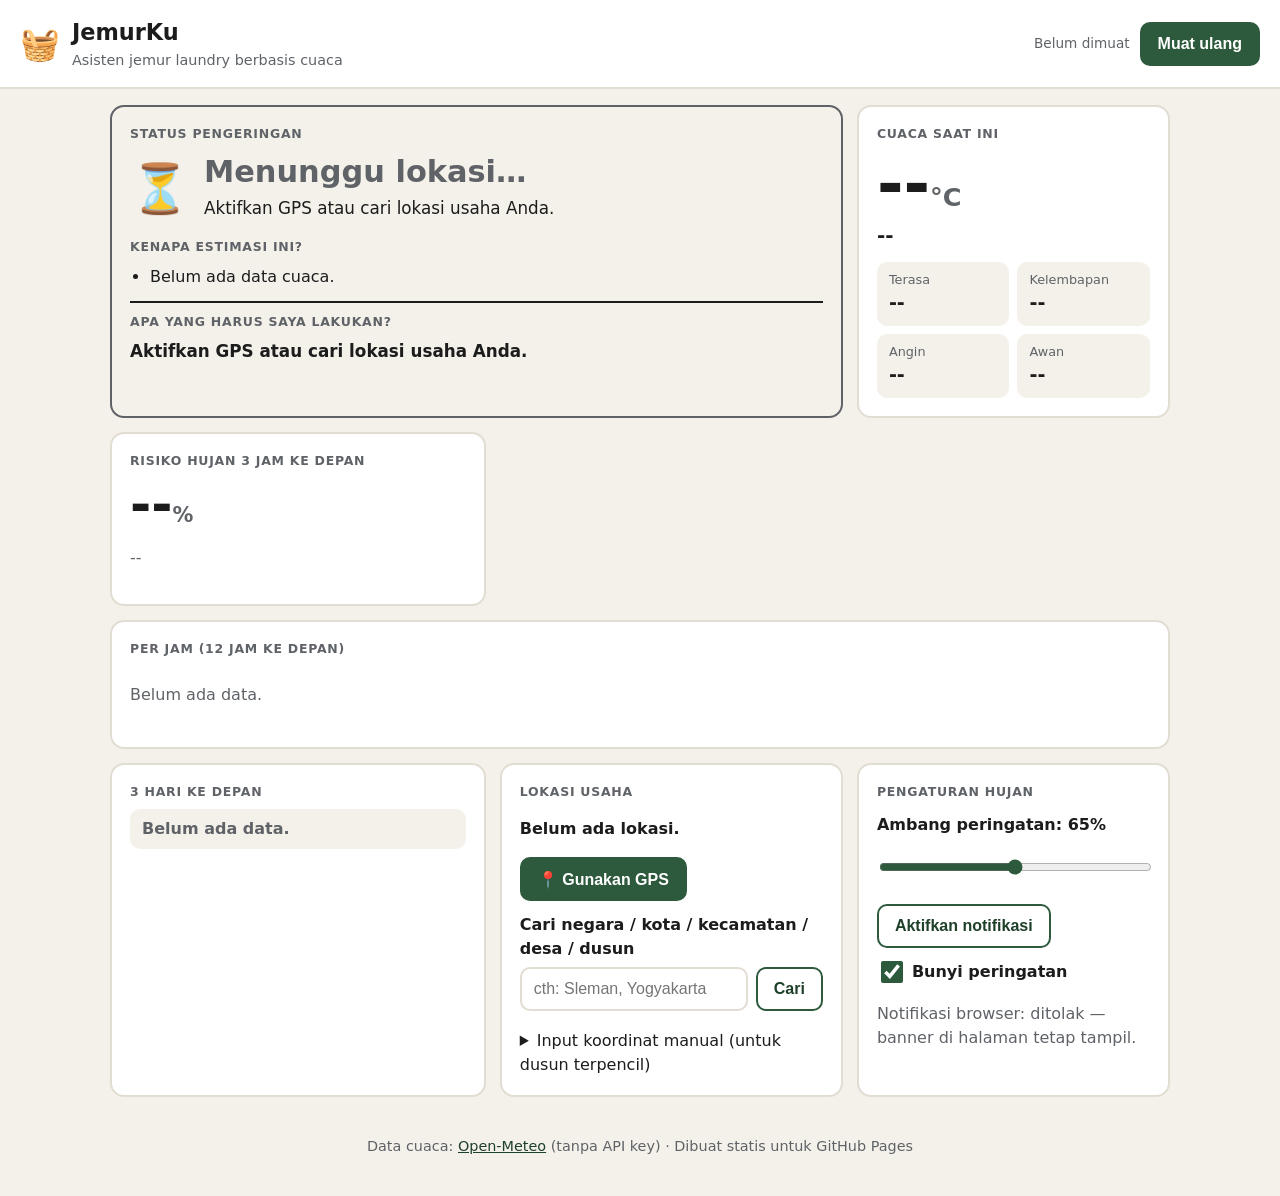
<file: index.html>
<!DOCTYPE html>
<html lang="id">
<head>
  <meta charset="UTF-8">
  <meta name="viewport" content="width=device-width, initial-scale=1.0">
  <meta name="description" content="Web laundry dengan prakiraan cuaca Open-Meteo: estimasi pengeringan dan peringatan hujan.">
  <title>JemurKu — Laundry + Cuaca</title>
  <link rel="stylesheet" href="assets/css/style.css">
</head>
<body>
  <header class="topbar">
    <div class="brand">
      <span class="brand-icon" aria-hidden="true">🧺</span>
      <div>
        <h1>JemurKu</h1>
        <p>Asisten jemur laundry berbasis cuaca</p>
      </div>
    </div>
    <div class="topbar-actions">
      <span id="staleBadge" class="stale-badge" hidden>Data terakhir</span>
      <span id="updateTime" class="update-time">Belum dimuat</span>
      <button id="btnRefresh" class="btn btn-primary" type="button">Muat ulang</button>
    </div>
  </header>

  <div id="rainBanner" class="rain-banner" hidden role="alert">
    <span aria-hidden="true">🌧️</span>
    <strong>Peringatan hujan!</strong>
    <span id="rainBannerText">Peluang hujan tinggi dalam 3 jam ke depan.</span>
  </div>

  <div id="appMessage" class="app-message" hidden></div>

  <main class="bento">
    <!-- 1. Status pengeringan hero -->
    <section class="card hero" id="statusCard" data-status="unknown" aria-live="polite">
      <p class="card-label">Status pengeringan</p>
      <div class="hero-main">
        <span id="statusIcon" class="hero-icon" aria-hidden="true">⏳</span>
        <div>
          <h2 id="statusTitle">Menunggu lokasi…</h2>
          <p id="statusDesc" class="hero-desc">Aktifkan GPS atau cari lokasi usaha Anda.</p>
        </div>
      </div>
      <div class="hero-reasons">
        <p class="card-label">Kenapa estimasi ini?</p>
        <ul id="reasonList">
          <li>Belum ada data cuaca.</li>
        </ul>
      </div>
      <div class="hero-action">
        <p class="card-label">Apa yang harus saya lakukan?</p>
        <p id="actionText" class="hero-desc">Aktifkan GPS atau cari lokasi usaha Anda.</p>
      </div>
    </section>

    <!-- 2. Cuaca saat ini -->
    <section class="card" aria-label="Cuaca saat ini">
      <p class="card-label">Cuaca saat ini</p>
      <div class="current-temp">
        <span id="curTemp">--</span><span class="unit">°C</span>
      </div>
      <p id="curCondition" class="current-condition">--</p>
      <dl class="stats">
        <div><dt>Terasa</dt><dd id="curFeels">--</dd></div>
        <div><dt>Kelembapan</dt><dd id="curHumidity">--</dd></div>
        <div><dt>Angin</dt><dd id="curWind">--</dd></div>
        <div><dt>Awan</dt><dd id="curCloud">--</dd></div>
      </dl>
    </section>

    <!-- 3. Risiko hujan -->
    <section class="card" aria-label="Risiko hujan">
      <p class="card-label">Risiko hujan 3 jam ke depan</p>
      <div class="risk-number"><span id="riskMax">--</span><span class="unit">%</span></div>
      <p id="riskText" class="muted">--</p>
      <ul id="riskHours" class="risk-hours"></ul>
    </section>

    <!-- 4. Per-jam -->
    <section class="card wide" aria-label="Prakiraan per jam">
      <p class="card-label">Per jam (12 jam ke depan)</p>
      <div id="hourlyStrip" class="hourly-strip">
        <p class="muted">Belum ada data.</p>
      </div>
    </section>

    <!-- 5. Harian -->
    <section class="card" aria-label="Prakiraan 3 hari">
      <p class="card-label">3 hari ke depan</p>
      <ul id="dailyList" class="daily-list">
        <li class="muted">Belum ada data.</li>
      </ul>
    </section>

    <!-- 6. Lokasi -->
    <section class="card" aria-label="Lokasi">
      <p class="card-label">Lokasi usaha</p>
      <p id="locationLabel" class="location-label">Belum ada lokasi.</p>
      <button id="btnGps" class="btn btn-primary" type="button">📍 Gunakan GPS</button>
      <label class="field-label" for="searchInput">Cari negara / kota / kecamatan / desa / dusun</label>
      <div class="search-row">
        <input id="searchInput" type="search" placeholder="cth: Sleman, Yogyakarta" autocomplete="off">
        <button id="btnSearch" class="btn" type="button">Cari</button>
      </div>
      <ul id="searchResults" class="search-results"></ul>
      <details class="manual-coord">
        <summary>Input koordinat manual (untuk dusun terpencil)</summary>
        <div class="coord-row">
          <label>Lat <input id="latInput" type="number" step="0.0001" min="-90" max="90" placeholder="-7.68"></label>
          <label>Lon <input id="lonInput" type="number" step="0.0001" min="-180" max="180" placeholder="110.37"></label>
          <button id="btnCoord" class="btn" type="button">Pakai</button>
        </div>
      </details>
    </section>

    <!-- 7. Pengaturan -->
    <section class="card" aria-label="Pengaturan notifikasi">
      <p class="card-label">Pengaturan hujan</p>
      <label class="field-label" for="thresholdRange">
        Ambang peringatan: <strong><span id="thresholdValue">65</span>%</strong>
      </label>
      <input id="thresholdRange" type="range" min="60" max="70" step="1" value="65">
      <div class="setting-row">
        <button id="btnNotify" class="btn" type="button">Aktifkan notifikasi</button>
        <label class="toggle"><input id="soundToggle" type="checkbox" checked> Bunyi peringatan</label>
      </div>
      <p id="notifyState" class="muted">Notifikasi browser: belum diminta.</p>
    </section>
  </main>

  <footer class="footer">
    <p>Data cuaca: <a href="https://open-meteo.com/" rel="noopener">Open-Meteo</a> (tanpa API key) · Dibuat statis untuk GitHub Pages</p>
  </footer>

  <script src="assets/js/location.js"></script>
  <script src="assets/js/weather.js"></script>
  <script src="assets/js/drying.js"></script>
  <script src="assets/js/notify.js"></script>
  <script src="assets/js/app.js"></script>
</body>
</html>
</file>
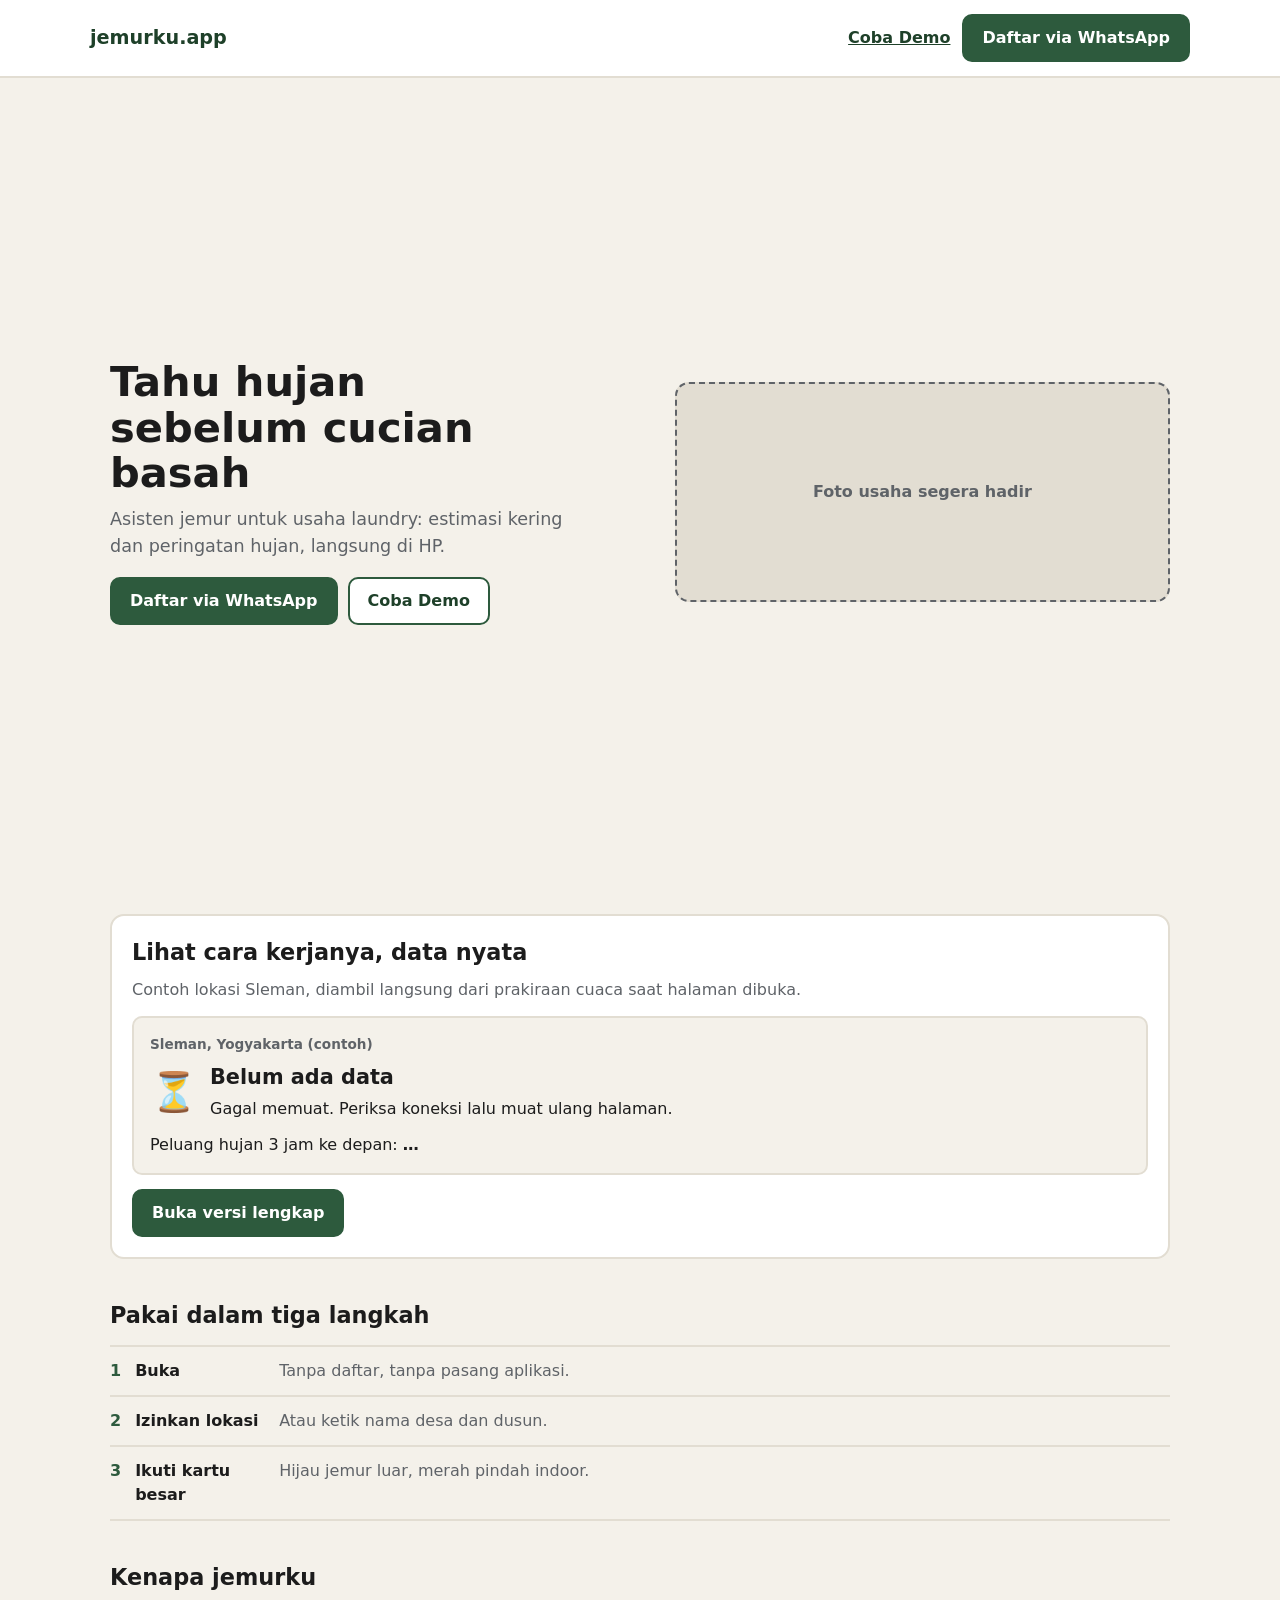
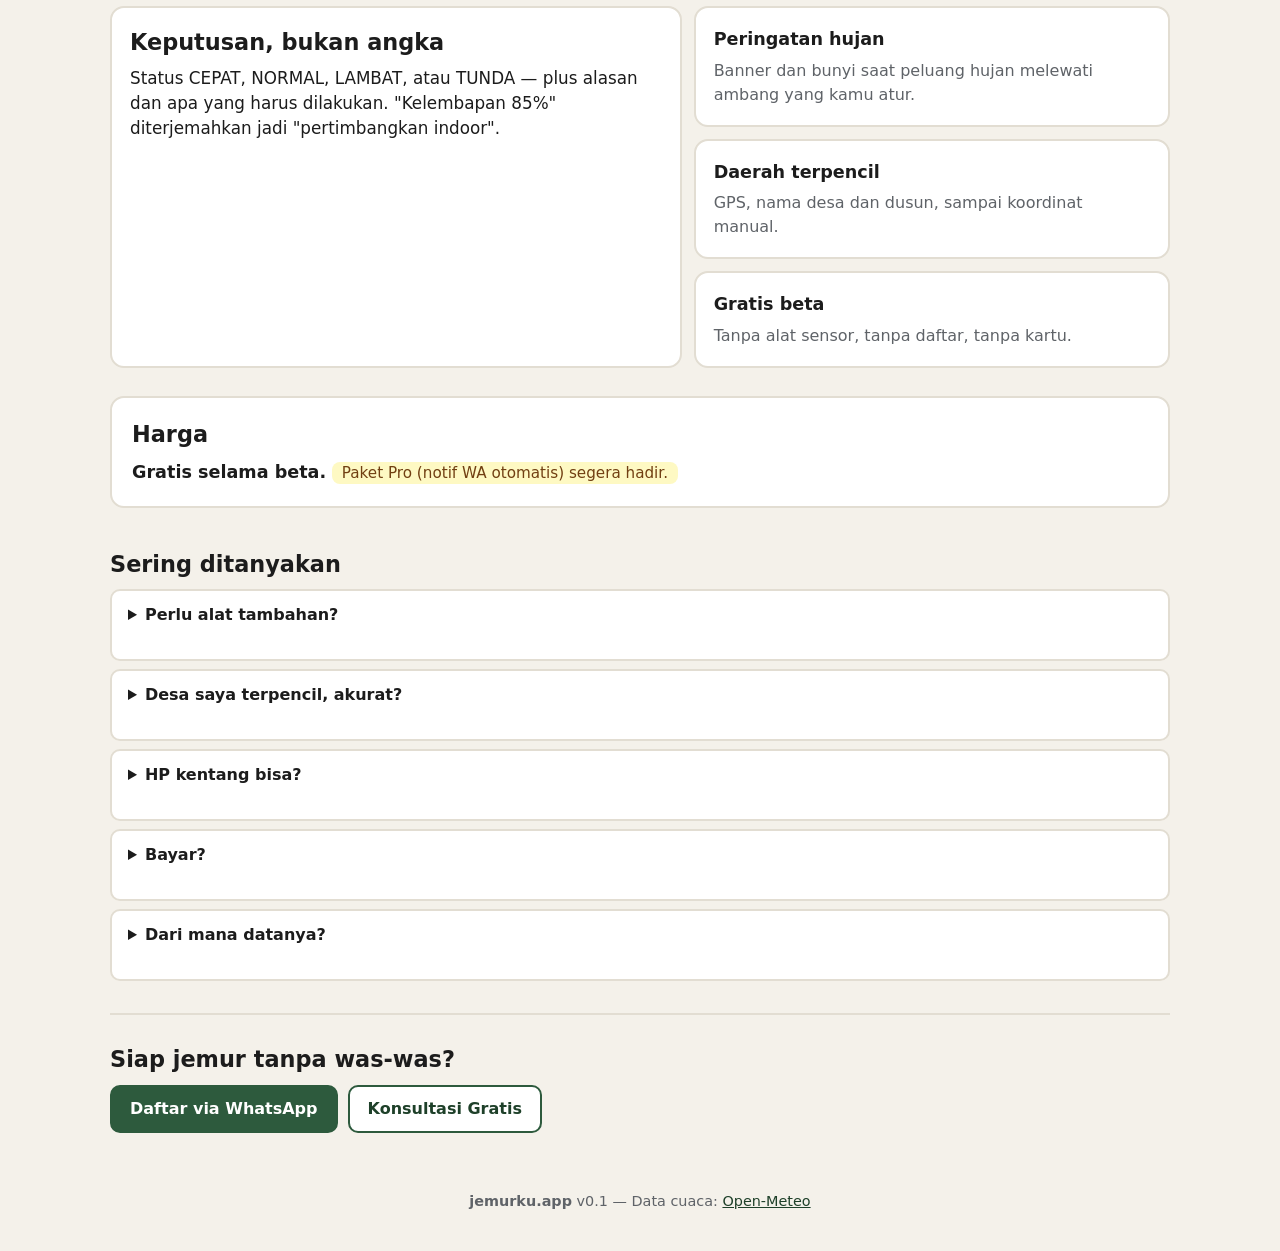
<file: landing/index.html>
<!DOCTYPE html>
<html lang="id">
<head>
  <meta charset="UTF-8">
  <meta name="viewport" content="width=device-width, initial-scale=1.0">
  <meta name="description" content="jemurku.app — Tahu hujan sebelum cucian basah. Asisten jemur untuk usaha laundry, gratis selama beta.">
  <meta property="og:title" content="jemurku.app — Tahu hujan sebelum cucian basah">
  <meta property="og:description" content="Estimasi pengeringan + peringatan hujan untuk usaha laundry. Tanpa alat, tanpa daftar.">
  <meta property="og:type" content="website">
  <title>jemurku.app — Tahu hujan sebelum cucian basah</title>
  <link rel="stylesheet" href="assets/css/style.css">
</head>
<body>
  <!-- 1. Nav ramping -->
  <header class="nav">
    <a class="logo" href="#">jemurku.app</a>
    <nav class="nav-links">
      <a href="#demo">Coba Demo</a>
      <a class="btn btn-primary" href="https://wa.me/6285158551178?text=Halo%20jemurku.app%2C%20saya%20mau%20DAFTAR%20beta%20gratis.%20Nama%20usaha%3A%20">Daftar via WhatsApp</a>
    </nav>
  </header>

  <main>
    <!-- 2. Hero split-screen -->
    <section class="hero">
      <div class="hero-copy">
        <h1>Tahu hujan sebelum cucian basah</h1>
        <p class="sub">Asisten jemur untuk usaha laundry: estimasi kering dan peringatan hujan, langsung di HP.</p>
        <div class="hero-cta">
          <a class="btn btn-primary" href="https://wa.me/6285158551178?text=Halo%20jemurku.app%2C%20saya%20mau%20DAFTAR%20beta%20gratis.%20Nama%20usaha%3A%20">Daftar via WhatsApp</a>
          <a class="btn" href="#demo">Coba Demo</a>
        </div>
      </div>
      <div class="hero-visual">
        <!-- TODO: ganti dengan foto usaha nyata (jemuran/HP di lapangan) -->
        <div class="photo-slot" role="img" aria-label="Slot foto usaha — segera diisi foto jemuran nyata">Foto usaha segera hadir</div>
      </div>
    </section>

    <!-- 3. Demo live -->
    <section id="demo" class="demo">
      <h2>Lihat cara kerjanya, data nyata</h2>
      <p>Contoh lokasi Sleman, diambil langsung dari prakiraan cuaca saat halaman dibuka.</p>
      <div class="demo-card" id="demoCard" data-status="unknown" aria-live="polite">
        <p class="demo-place">Sleman, Yogyakarta (contoh)</p>
        <div class="demo-main">
          <span id="demoIcon" aria-hidden="true">⏳</span>
          <div>
            <strong id="demoStatus">Memuat cuaca…</strong>
            <p id="demoDetail">Menghubungi prakiraan cuaca.</p>
          </div>
        </div>
        <p class="demo-risk">Peluang hujan 3 jam ke depan: <strong id="demoRisk">…</strong></p>
      </div>
      <a class="btn btn-primary" href="../index.html">Buka versi lengkap</a>
    </section>

    <!-- 4. Cara kerja (strip 3 langkah) -->
    <section class="steps">
      <h2>Pakai dalam tiga langkah</h2>
      <ol>
        <li><strong>Buka</strong><span>Tanpa daftar, tanpa pasang aplikasi.</span></li>
        <li><strong>Izinkan lokasi</strong><span>Atau ketik nama desa dan dusun.</span></li>
        <li><strong>Ikuti kartu besar</strong><span>Hijau jemur luar, merah pindah indoor.</span></li>
      </ol>
    </section>

    <!-- 5. Fitur 2+2 asimetris -->
    <section class="features">
      <h2>Kenapa jemurku</h2>
      <div class="feature-grid">
        <article class="feature-big">
          <h3>Keputusan, bukan angka</h3>
          <p>Status CEPAT, NORMAL, LAMBAT, atau TUNDA — plus alasan dan apa yang harus dilakukan. "Kelembapan 85%" diterjemahkan jadi "pertimbangkan indoor".</p>
        </article>
        <article>
          <h3>Peringatan hujan</h3>
          <p>Banner dan bunyi saat peluang hujan melewati ambang yang kamu atur.</p>
        </article>
        <article>
          <h3>Daerah terpencil</h3>
          <p>GPS, nama desa dan dusun, sampai koordinat manual.</p>
        </article>
        <article>
          <h3>Gratis beta</h3>
          <p>Tanpa alat sensor, tanpa daftar, tanpa kartu.</p>
        </article>
      </div>
    </section>

    <!-- 6. Harga teaser -->
    <section class="pricing">
      <h2>Harga</h2>
      <p><strong>Gratis selama beta.</strong> <span class="badge">Paket Pro (notif WA otomatis) segera hadir.</span></p>
    </section>

    <!-- 7. FAQ akordeon -->
    <section class="faq">
      <h2>Sering ditanyakan</h2>
      <details>
        <summary>Perlu alat tambahan?</summary>
        <p>Tidak. Cukup HP yang bisa buka browser.</p>
      </details>
      <details>
        <summary>Desa saya terpencil, akurat?</summary>
        <p>Prakiraan dihitung per koordinat, bukan per kota. Cari nama desa dan dusun, atau masukkan koordinat manual.</p>
      </details>
      <details>
        <summary>HP kentang bisa?</summary>
        <p>Bisa. Halaman ringan, tanpa login, tanpa aplikasi.</p>
      </details>
      <details>
        <summary>Bayar?</summary>
        <p>Gratis selama beta. Fitur berbayar (seperti notif WA otomatis) menyusul sebagai Paket Pro.</p>
      </details>
      <details>
        <summary>Dari mana datanya?</summary>
        <p>Prakiraan cuaca Open-Meteo, sumber terbuka tanpa API key.</p>
      </details>
    </section>

    <!-- 8. CTA final -->
    <section class="final-cta">
      <h2>Siap jemur tanpa was-was?</h2>
      <div class="hero-cta">
        <a class="btn btn-primary" href="https://wa.me/6285158551178?text=Halo%20jemurku.app%2C%20saya%20mau%20DAFTAR%20beta%20gratis.%20Nama%20usaha%3A%20">Daftar via WhatsApp</a>
        <a class="btn" href="https://wa.me/6285158551178?text=Halo%20jemurku.app%2C%20saya%20mau%20KONSULTASI%20dulu.%20Pertanyaan%20saya%3A%20">Konsultasi Gratis</a>
      </div>
    </section>
  </main>

  <!-- 9. Footer ringkas -->
  <footer class="footer">
    <p><strong>jemurku.app</strong> v0.1 — Data cuaca: <a href="https://open-meteo.com/" rel="noopener">Open-Meteo</a></p>
  </footer>

  <script src="assets/js/demo.js"></script>
</body>
</html>
</file>
<file: assets/css/style.css>
/* JemurKu — solid colors only, tanpa gradient neon. */
:root {
  --bg: #f4f1ea;
  --card: #ffffff;
  --text: #1c1c1c;
  --muted: #5f6368;
  --border: #e2ddd2;
  --accent: #2d5a3d;
  --accent-dark: #1e4029;
  --green-bg: #dcfce7;
  --green-text: #14532d;
  --yellow-bg: #fef9c3;
  --yellow-text: #713f12;
  --orange-bg: #ffedd5;
  --orange-text: #7c2d12;
  --red-bg: #fee2e2;
  --red-text: #7f1d1d;
  --radius: 14px;
}

* { box-sizing: border-box; }

body {
  margin: 0;
  font-family: system-ui, -apple-system, "Segoe UI", Roboto, sans-serif;
  background: var(--bg);
  color: var(--text);
  line-height: 1.5;
  overflow-x: hidden;
}

img { max-width: 100%; }

.topbar {
  display: flex;
  flex-wrap: wrap;
  gap: 12px;
  align-items: center;
  justify-content: space-between;
  padding: 16px 20px;
  background: var(--card);
  border-bottom: 2px solid var(--border);
}

.brand { display: flex; gap: 12px; align-items: center; }
.brand-icon { font-size: 2rem; }
.brand h1 { margin: 0; font-size: 1.4rem; }
.brand p { margin: 0; color: var(--muted); font-size: 0.9rem; }

.topbar-actions { display: flex; gap: 10px; align-items: center; flex-wrap: wrap; }
.update-time { color: var(--muted); font-size: 0.85rem; }
.stale-badge {
  font-size: 0.8rem; font-weight: 800;
  background: var(--yellow-bg); color: var(--yellow-text);
  border: 2px solid var(--yellow-text); border-radius: 8px;
  padding: 2px 10px;
}

.btn {
  min-height: 44px;
  padding: 10px 16px;
  border-radius: 10px;
  border: 2px solid var(--accent);
  background: var(--card);
  color: var(--accent-dark);
  font-weight: 700;
  cursor: pointer;
  font-size: 1rem;
}
.btn:hover { background: #eef4ee; }
.btn-primary { background: var(--accent); color: #fff; }
.btn-primary:hover { background: var(--accent-dark); }
.btn:disabled { opacity: 0.55; cursor: not-allowed; }
.btn:focus-visible, a:focus-visible, button:focus-visible, input:focus-visible, summary:focus-visible {
  outline: 3px solid var(--accent-dark);
  outline-offset: 2px;
}

.rain-banner {
  margin: 12px 20px 0;
  padding: 14px 16px;
  border-radius: var(--radius);
  background: var(--red-bg);
  color: var(--red-text);
  border: 2px solid var(--red-text);
  font-size: 1.05rem;
}

.app-message {
  margin: 12px 20px 0;
  padding: 12px 16px;
  border-radius: var(--radius);
  background: var(--yellow-bg);
  color: var(--yellow-text);
  border: 2px solid var(--yellow-text);
}

.bento {
  display: grid;
  gap: 14px;
  padding: 16px 20px 24px;
  grid-template-columns: 1fr;
  max-width: 1100px;
  margin: 0 auto;
}

@media (min-width: 720px) {
  .bento { grid-template-columns: 1fr 1fr; }
  .card.hero, .card.wide { grid-column: 1 / -1; }
}

@media (min-width: 1024px) {
  .bento { grid-template-columns: 1.2fr 1fr 1fr; }
  .card.hero { grid-column: 1 / 3; }
  .card.wide { grid-column: 1 / -1; }
}

/* B1 hero-first: hero selalu paling atas di mobile */
.card.hero { order: -1; }

.card {
  background: var(--card);
  border: 2px solid var(--border);
  border-radius: var(--radius);
  padding: 18px;
}

.card-label {
  margin: 0 0 8px;
  text-transform: uppercase;
  letter-spacing: 0.06em;
  font-size: 0.78rem;
  font-weight: 800;
  color: var(--muted);
}

.muted { color: var(--muted); }

/* Hero status — warna kontras solid */
.hero-main { display: flex; gap: 14px; align-items: center; }
.hero-icon { font-size: 3rem; }
.hero h2 { margin: 0; font-size: 1.9rem; line-height: 1.15; }
.hero-desc { margin: 6px 0 0; font-size: 1.05rem; }

.card.hero[data-status="cepat"] { background: var(--green-bg); border-color: var(--green-text); }
.card.hero[data-status="cepat"] h2 { color: var(--green-text); }
.card.hero[data-status="normal"] { background: var(--yellow-bg); border-color: var(--yellow-text); }
.card.hero[data-status="normal"] h2 { color: var(--yellow-text); }
.card.hero[data-status="lambat"] { background: var(--orange-bg); border-color: var(--orange-text); }
.card.hero[data-status="lambat"] h2 { color: var(--orange-text); }
.card.hero[data-status="tunda"] { background: var(--red-bg); border-color: var(--red-text); }
.card.hero[data-status="tunda"] h2 { color: var(--red-text); }
.card.hero[data-status="unknown"] { background: var(--bg); border-color: var(--muted); }
.card.hero[data-status="unknown"] h2 { color: var(--muted); }

.hero-reasons { margin-top: 14px; }
.hero-reasons ul { margin: 0; padding-left: 20px; }
.hero-action { margin-top: 12px; border-top: 2px solid currentColor; padding-top: 10px; }
.hero-action .hero-desc { font-weight: 700; }

/* Cuaca kini — angka raksasa */
.current-temp { font-size: 4rem; font-weight: 800; line-height: 1; }
.current-temp .unit { font-size: 1.6rem; font-weight: 600; color: var(--muted); }
.current-condition { font-size: 1.25rem; font-weight: 700; margin: 4px 0 12px; }

.stats { display: grid; grid-template-columns: 1fr 1fr; gap: 8px; margin: 0; }
.stats div { background: var(--bg); border-radius: 10px; padding: 8px 12px; }
.stats dt { font-size: 0.8rem; color: var(--muted); }
.stats dd { margin: 0; font-size: 1.2rem; font-weight: 800; }

/* Risiko */
.risk-number { font-size: 2.6rem; font-weight: 800; line-height: 1; }
@media (min-width: 720px) {
  .risk-number { font-size: 3.2rem; }
}
.risk-number .unit { font-size: 1.3rem; color: var(--muted); }
.risk-hours { list-style: none; margin: 10px 0 0; padding: 0; display: flex; gap: 8px; }
.risk-hours li { background: var(--bg); border-radius: 8px; padding: 6px 10px; font-weight: 700; }

/* Per jam */
.hourly-strip { display: flex; gap: 10px; overflow-x: auto; padding-bottom: 6px; scroll-snap-type: x mandatory; }
.hour-block { min-width: 86px; background: var(--bg); border-radius: 10px; padding: 8px 10px; text-align: center; scroll-snap-align: start; }
.hour-block strong { display: block; font-size: 1.1rem; }
.hour-block .prob { color: var(--accent-dark); font-weight: 800; }

/* Harian */
.daily-list { list-style: none; margin: 0; padding: 0; display: grid; gap: 8px; }
.daily-list li { display: flex; justify-content: space-between; background: var(--bg); border-radius: 10px; padding: 8px 12px; font-weight: 600; }

/* Lokasi */
.location-label { font-weight: 700; }
.field-label { display: block; margin: 12px 0 6px; font-weight: 600; }
.search-row { display: flex; gap: 8px; }
.search-row input { flex: 1; min-height: 44px; border-radius: 10px; border: 2px solid var(--border); padding: 8px 12px; font-size: 1rem; }
.search-results { list-style: none; margin: 8px 0 0; padding: 0; display: grid; gap: 6px; }
.search-results button { width: 100%; text-align: left; min-height: 44px; border-radius: 10px; border: 2px solid var(--border); background: var(--bg); padding: 8px 12px; cursor: pointer; font-size: 0.95rem; }
.search-results button:hover { border-color: var(--accent); }
.manual-coord { margin-top: 10px; }
.coord-row { display: flex; flex-wrap: wrap; gap: 8px; align-items: end; margin-top: 8px; }
.coord-row input { width: 110px; min-height: 44px; border-radius: 10px; border: 2px solid var(--border); padding: 8px; font-size: 1rem; }

/* Pengaturan */
#thresholdRange { width: 100%; min-height: 44px; accent-color: var(--accent); }
.setting-row { display: flex; flex-wrap: wrap; gap: 10px; align-items: center; margin-top: 8px; }
.toggle { display: flex; gap: 6px; align-items: center; font-weight: 600; }
.toggle input { width: 22px; height: 22px; accent-color: var(--accent); }

.footer { text-align: center; color: var(--muted); padding: 0 20px 24px; font-size: 0.9rem; }
.footer a { color: var(--accent-dark); }
</file>
<file: landing/assets/css/style.css>
/* jemurku.app landing — mewarisi token brand, solid colors, tanpa gradient. */
:root {
  --bg: #f4f1ea;
  --card: #ffffff;
  --text: #1c1c1c;
  --muted: #5f6368;
  --border: #e2ddd2;
  --accent: #2d5a3d;
  --accent-dark: #1e4029;
  --green-bg: #dcfce7;
  --green-text: #14532d;
  --yellow-bg: #fef9c3;
  --yellow-text: #713f12;
  --orange-bg: #ffedd5;
  --orange-text: #7c2d12;
  --red-bg: #fee2e2;
  --red-text: #7f1d1d;
  --radius: 14px;
}

* { box-sizing: border-box; }

body {
  margin: 0;
  font-family: system-ui, -apple-system, "Segoe UI", Roboto, sans-serif;
  background: var(--bg);
  color: var(--text);
  line-height: 1.5;
  overflow-x: hidden;
}

img { max-width: 100%; }

/* 1. Nav ramping, satu baris */
.nav {
  display: flex;
  align-items: center;
  justify-content: space-between;
  flex-wrap: wrap;
  gap: 12px;
  padding: 14px max(20px, calc((100% - 1100px) / 2));
  background: var(--card);
  border-bottom: 2px solid var(--border);
}
.logo { font-weight: 800; font-size: 1.2rem; color: var(--accent-dark); text-decoration: none; }
.nav-links { display: flex; gap: 12px; align-items: center; }
.nav-links a:first-child { color: var(--accent-dark); font-weight: 600; }

.btn {
  display: inline-block;
  min-height: 44px;
  line-height: 44px;
  padding: 0 18px;
  border-radius: 10px;
  border: 2px solid var(--accent);
  background: var(--card);
  color: var(--accent-dark);
  font-weight: 700;
  font-size: 1rem;
  text-decoration: none;
  white-space: nowrap;
  cursor: pointer;
}
.btn-primary { background: var(--accent); color: #fff; }
.btn-primary:hover { background: var(--accent-dark); }
.btn:focus-visible, a:focus-visible, button:focus-visible, summary:focus-visible {
  outline: 3px solid var(--accent-dark);
  outline-offset: 2px;
}

@media (max-width: 560px) {
  .nav-links a:first-child { display: none; }
  .nav-links { flex: 1 1 100%; }
  .nav-links .btn { flex: 1 1 100%; text-align: center; white-space: normal; line-height: 1.4; padding: 10px 18px; }
}

main { max-width: 1100px; margin: 0 auto; padding: 0 20px 32px; }
h2 { font-size: 1.4rem; margin: 0 0 8px; }

/* 2. Hero split, muat 1 viewport */
.hero {
  display: grid;
  gap: 20px;
  grid-template-columns: 1fr;
  align-items: center;
  padding: 20px 0;
}
@media (min-width: 760px) {
  .hero { grid-template-columns: 1.1fr 1fr; min-height: calc(100dvh - 72px); padding: 24px 0; }
}
.hero h1 { font-size: clamp(1.9rem, 5vw + 1rem, 2.6rem); line-height: 1.1; margin: 0 0 10px; max-width: 16ch; }
.hero .sub { font-size: 1.1rem; color: var(--muted); margin: 0 0 18px; max-width: 42ch; }
.hero-cta { display: flex; flex-wrap: wrap; gap: 10px; }
.hero-cta .btn { white-space: normal; line-height: 1.4; padding: 10px 18px; }
@media (min-width: 561px) {
  .hero-cta .btn { line-height: 44px; padding: 0 18px; }
}
.photo-slot {
  background: var(--border);
  border: 2px dashed var(--muted);
  border-radius: var(--radius);
  min-height: 220px;
  display: flex;
  align-items: center;
  justify-content: center;
  color: var(--muted);
  font-weight: 600;
}

/* 3. Demo live */
.demo { background: var(--card); border: 2px solid var(--border); border-radius: var(--radius); padding: 20px; margin: 8px 0 20px; }
.demo > p { color: var(--muted); margin: 0 0 14px; }
.demo-card { border-radius: 10px; border: 2px solid var(--border); padding: 16px; margin-bottom: 14px; background: var(--bg); }
.demo-card[data-status="cepat"] { background: var(--green-bg); border-color: var(--green-text); }
.demo-card[data-status="normal"] { background: var(--yellow-bg); border-color: var(--yellow-text); }
.demo-card[data-status="lambat"] { background: var(--orange-bg); border-color: var(--orange-text); }
.demo-card[data-status="tunda"] { background: var(--red-bg); border-color: var(--red-text); }
.demo-place { margin: 0 0 8px; font-size: 0.85rem; color: var(--muted); font-weight: 700; }
.demo-main { display: flex; gap: 12px; align-items: center; }
.demo-main span { font-size: 2.4rem; }
.demo-main strong { font-size: 1.3rem; display: block; }
.demo-main p { margin: 4px 0 0; }
.demo-risk { margin: 12px 0 0; }

/* 4. Langkah (strip, bukan kartu) */
.steps { padding: 20px 0; }
.steps ol { list-style: none; margin: 12px 0 0; padding: 0; display: grid; gap: 0; border-top: 2px solid var(--border); counter-reset: step; }
.steps li { display: flex; flex-wrap: wrap; gap: 6px 14px; align-items: baseline; padding: 12px 0; border-bottom: 2px solid var(--border); counter-increment: step; }
.steps li::before { content: counter(step); font-weight: 800; color: var(--accent); }
.steps strong { min-width: 0; flex: 0 0 130px; }
.steps span { color: var(--muted); flex: 1 1 200px; }
@media (max-width: 560px) {
  .steps strong { flex: 1 1 100%; }
  .steps span { flex: 1 1 100%; }
}

/* 5. Fitur 2+2 asimetris */
.features { padding: 20px 0; }
.feature-grid { display: grid; gap: 12px; grid-template-columns: 1fr; margin-top: 12px; }
@media (min-width: 760px) {
  .feature-grid { grid-template-columns: 1.2fr 1fr; }
  .feature-big { grid-row: span 3; }
}
.feature-grid article { background: var(--card); border: 2px solid var(--border); border-radius: var(--radius); padding: 18px; }
.feature-grid h3 { margin: 0 0 6px; font-size: 1.1rem; }
.feature-grid p { margin: 0; color: var(--muted); }
.feature-big h3 { font-size: 1.4rem; }
.feature-big p { font-size: 1.05rem; color: var(--text); }

/* 6. Harga */
.pricing { background: var(--card); border: 2px solid var(--border); border-radius: var(--radius); padding: 20px; margin: 8px 0 20px; }
.pricing p { margin: 0; font-size: 1.1rem; }
.badge { background: var(--yellow-bg); color: var(--yellow-text); border-radius: 8px; padding: 2px 10px; font-size: 0.95rem; }

/* 7. FAQ */
.faq { padding: 20px 0; }
.faq details { background: var(--card); border: 2px solid var(--border); border-radius: 10px; padding: 12px 16px; margin-top: 8px; }
.faq summary { font-weight: 700; cursor: pointer; min-height: 44px; }
.faq p { margin: 8px 0 0; color: var(--muted); }

/* 8. CTA final */
.final-cta { text-align: left; padding: 28px 0 12px; border-top: 2px solid var(--border); margin-top: 12px; }

.footer { text-align: center; color: var(--muted); padding: 0 20px 24px; font-size: 0.9rem; }
.footer a { color: var(--accent-dark); }
</file>
